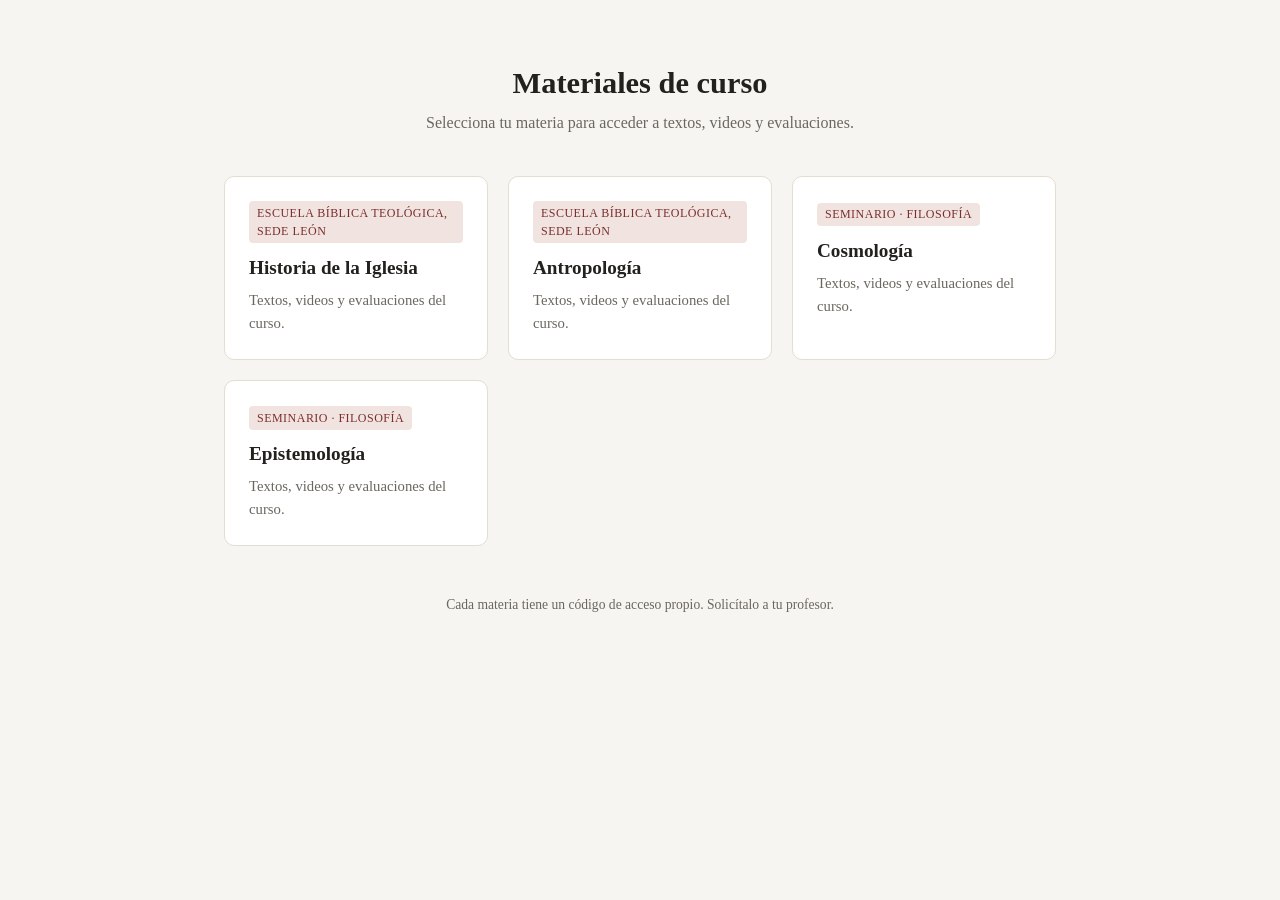
<file: index.html>
<!doctype html>
<html lang="es">
<head>
<meta charset="utf-8" />
<meta name="viewport" content="width=device-width, initial-scale=1" />
<title>Materiales de curso</title>
<link rel="stylesheet" href="assets/style.css" />
</head>
<body>
  <div class="wrap">
    <header class="site">
      <h1>Materiales de curso</h1>
      <p>Selecciona tu materia para acceder a textos, videos y evaluaciones.</p>
    </header>

    <div class="materias-grid">
      <a class="materia-card" href="historia-iglesia/">
        <span class="etiqueta">Escuela Bíblica Teológica, Sede León</span>
        <h2>Historia de la Iglesia</h2>
        <p>Textos, videos y evaluaciones del curso.</p>
      </a>

      <a class="materia-card" href="antropologia/">
        <span class="etiqueta">Escuela Bíblica Teológica, Sede León</span>
        <h2>Antropología</h2>
        <p>Textos, videos y evaluaciones del curso.</p>
      </a>

      <a class="materia-card" href="cosmologia/">
        <span class="etiqueta">Seminario · Filosofía</span>
        <h2>Cosmología</h2>
        <p>Textos, videos y evaluaciones del curso.</p>
      </a>

      <a class="materia-card" href="epistemologia/">
        <span class="etiqueta">Seminario · Filosofía</span>
        <h2>Epistemología</h2>
        <p>Textos, videos y evaluaciones del curso.</p>
      </a>
    </div>

    <footer class="site">
      <p>Cada materia tiene un código de acceso propio. Solicítalo a tu profesor.</p>
    </footer>
  </div>
</body>
</html>
</file>
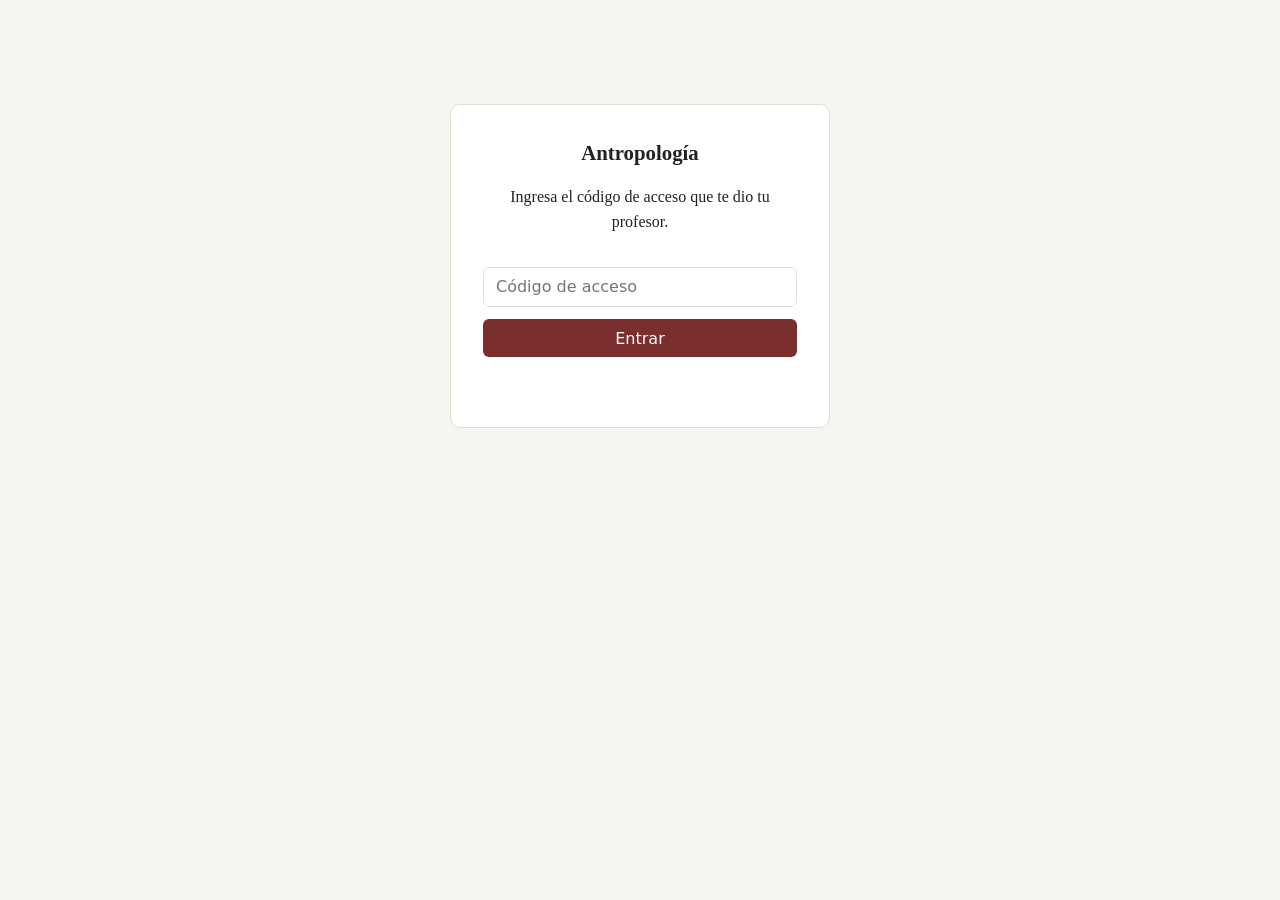
<file: antropologia/index.html>
<!doctype html>
<html lang="es">
<head>
<meta charset="utf-8" />
<meta name="viewport" content="width=device-width, initial-scale=1" />
<title>Antropología</title>
<link rel="stylesheet" href="../assets/style.css" />
</head>
<body>
  <div class="wrap">

    <div id="gate" data-materia="antropologia" data-hash="4aa998dbdc2795f05f610c86b25766ae88948c1b584952e0785982c107e81ae4">
      <h1>Antropología</h1>
      <p>Ingresa el código de acceso que te dio tu profesor.</p>
      <form id="gate-form">
        <input type="password" id="gate-password" placeholder="Código de acceso" autocomplete="off" required />
        <button type="submit">Entrar</button>
      </form>
      <p class="error" id="gate-error"></p>
    </div>

    <div id="contenido" class="oculto">
      <a class="volver" href="../">&larr; Volver al inicio</a>

      <div class="materia-header">
        <h1>Antropología</h1>
        <p class="subtitulo">Diócesis de León, Nicaragua. Escuela Bíblica Teológica, Sede León</p>
      </div>

      <section class="bloque">
        <h2>Syllabus</h2>
        <ul>
          <li><a href="materiales/syllabus-antropologia-teologica-ii.pdf">Syllabus — Antropología Teológica II</a> <a class="descarga" href="materiales/syllabus-antropologia-teologica-ii.pdf" download>↓ PDF</a></li>
        </ul>
        <p><em>Nota de numeración: en el syllabus oficial las «Actitudes fundamentales de la existencia cristiana» figuran como Unidad III. En este sitio son la <strong>Unidad IV</strong>, porque la <strong>Unidad III</strong> es ahora «Ordenar la vida con San Ignacio» (material fuera del syllabus).</em></p>
      </section>

      <section class="bloque">
        <h2>Libros de texto</h2>
        <p>Los libros con derechos de autor no se alojan aquí; se abren desde Google Drive.</p>
        <ul>
          <li><a href="https://drive.google.com/file/d/1XHoC5-fC6Ah36EOOeHmT2ITTtJDJK0X5/view?usp=sharing" target="_blank" rel="noopener">Curso de Teología Dogmática V</a> — J. Auer y J. Ratzinger (Herder, 1982) <a class="descarga" href="https://drive.google.com/uc?export=download&id=1XHoC5-fC6Ah36EOOeHmT2ITTtJDJK0X5" target="_blank" rel="noopener">↓ PDF</a></li>
        </ul>
      </section>

      <section class="bloque">
        <h2>Unidad I — La Gracia</h2>
        <ul>
          <li><a href="materiales/unidad-1-guia-de-estudio.pdf">Guía de Estudio — Unidad I</a> <a class="descarga" href="materiales/unidad-1-guia-de-estudio.pdf" download>↓ PDF</a></li>
        </ul>
      </section>

      <section class="bloque">
        <h2>Unidad II — Cuestiones actuales</h2>
        <ul>
          <li><a href="materiales/unidad-2-guia-de-estudio.pdf">Guía de Estudio — Unidad II</a> <a class="descarga" href="materiales/unidad-2-guia-de-estudio.pdf" download>↓ PDF</a></li>
        </ul>
      </section>

      <section class="bloque">
        <h2>Complemento — Gracia, virtudes y libre albedrío</h2>
        <ul>
          <li><a href="materiales/complemento-guia-de-estudio.pdf">Guía de Estudio — Material complementario (fuera del syllabus)</a> <a class="descarga" href="materiales/complemento-guia-de-estudio.pdf" download>↓ PDF</a></li>
          <li><a href="materiales/complemento-gracia-y-practica-de-las-virtudes-guia-de-estudio.pdf">Guía de Estudio — La Gracia y la Práctica de las Virtudes (versión breve, 14 páginas)</a> <a class="descarga" href="materiales/complemento-gracia-y-practica-de-las-virtudes-guia-de-estudio.pdf" download>↓ PDF</a></li>
        </ul>
      </section>

      <section class="bloque">
        <h2>Unidad III — Ordenar la vida con San Ignacio</h2>
        <ul>
          <li><a href="materiales/Unidad_III_Guia_Estudio.pdf">Guía de Estudio — Unidad III: Ordenar la vida con San Ignacio y excelencia cristiana en la vida ordinaria (fuera del syllabus)</a> <a class="descarga" href="materiales/Unidad_III_Guia_Estudio.pdf" download>↓ PDF</a></li>
          <li><a href="materiales/Unidad_III_Guia_de_Trabajo_Sesion.pdf">Guía de la sesión — Cuaderno de trabajo de la Unidad III: «Entre la gracia y mi herida, mi libertad» (imprímelo y llévalo a clase, 4 páginas)</a> <a class="descarga" href="materiales/Unidad_III_Guia_de_Trabajo_Sesion.pdf" download>↓ PDF</a></li>
          <li><a href="materiales/Unidad_III_Guia_de_Trabajo_Sesion_Formulario.pdf">Guía de la sesión — Versión para llenar en el celular (formulario PDF; ábrelo con Adobe Acrobat Reader)</a> <a class="descarga" href="materiales/Unidad_III_Guia_de_Trabajo_Sesion_Formulario.pdf" download>↓ PDF</a></li>
          <li><a href="https://www.cristianismeijusticia.net/es/publicaciones?collection=Eides" target="_blank" rel="noopener">Para profundizar en los Ejercicios de San Ignacio — Colección EIDES (Cristianisme i Justícia), cuadernos descargables en PDF</a></li>
        </ul>
      </section>

      <section class="bloque">
        <h2>Unidad IV — Actitudes fundamentales de la existencia cristiana</h2>
        <ul>
          <li><a href="materiales/unidad-4-guia-de-estudio.pdf">Guía de Estudio — Unidad IV</a> <a class="descarga" href="materiales/unidad-4-guia-de-estudio.pdf" download>↓ PDF</a></li>
        </ul>
      </section>

      <section class="bloque">
        <h2>Videos</h2>
        <div class="video-grid">
          <a class="video-card" href="https://www.youtube.com/watch?v=yVgzgXNBDpo" target="_blank" rel="noopener">
            <span class="num">1</span>
            <img src="https://img.youtube.com/vi/yVgzgXNBDpo/hqdefault.jpg" alt="La transformación interior que realiza la gracia" loading="lazy" />
            <span class="titulo">La transformación interior que realiza la gracia</span>
          </a>
          <a class="video-card" href="https://www.youtube.com/watch?v=Kc7uEj3rx_Y" target="_blank" rel="noopener">
            <span class="num">2</span>
            <img src="https://img.youtube.com/vi/Kc7uEj3rx_Y/hqdefault.jpg" alt="¿Qué es el hombre? Teología de la gracia" loading="lazy" />
            <span class="titulo">¿Qué es el hombre? Teología de la gracia — Juan Luis Lorda</span>
          </a>
        </div>

        <h3>¿Qué es la concupiscencia? — @misapuntessobredios (TikTok)</h3>
        <div class="video-embed" style="display:flex;justify-content:center;">
          <blockquote class="tiktok-embed" cite="https://www.tiktok.com/@misapuntessobredios/video/7686425497424727318" data-video-id="7686425497424727318" style="max-width: 605px;min-width: 325px;" > <section> <a target="_blank" title="@misapuntessobredios" href="https://www.tiktok.com/@misapuntessobredios?refer=embed">@misapuntessobredios</a> ¿Por qué muchas veces sabemos qué está bien… y aun así terminamos haciendo lo contrario? La tradición cristiana llama concupiscencia a esa inclinación desordenada que permanece en nosotros y nos empuja hacia el pecado. No significa que seamos malos por naturaleza, sino que nuestra voluntad está herida y necesita de la gracia de Dios. En este video te explico qué es la concupiscencia, de dónde viene y cómo podemos luchar contra ella. <a title="concupiscencia" target="_blank" href="https://www.tiktok.com/tag/concupiscencia?refer=embed">#Concupiscencia</a> <a title="fecatólica" target="_blank" href="https://www.tiktok.com/tag/fecat%C3%B3lica?refer=embed">#FeCatólica</a> <a title="catolicismo" target="_blank" href="https://www.tiktok.com/tag/catolicismo?refer=embed">#Catolicismo</a> <a title="pecado" target="_blank" href="https://www.tiktok.com/tag/pecado?refer=embed">#Pecado</a> <a title="graciadedios" target="_blank" href="https://www.tiktok.com/tag/graciadedios?refer=embed">#GraciaDeDios</a> <a target="_blank" title="♬ original sound - Mis Apuntes sobre Dios" href="https://www.tiktok.com/music/original-sound-7686425541540449046?refer=embed">♬ original sound - Mis Apuntes sobre Dios</a> </section> </blockquote>
          <script async src="https://www.tiktok.com/embed.js"></script>
        </div>
      </section>

      <section class="bloque">
        <h2>Evaluaciones</h2>
        <ul>
          <li><a href="ENLACE_GOOGLE_FORM_1" target="_blank" rel="noopener">Cuestionario / examen 1</a></li>
        </ul>
      </section>
    </div>

  </div>
  <script src="../assets/gate.js"></script>
</body>
</html>
</file>
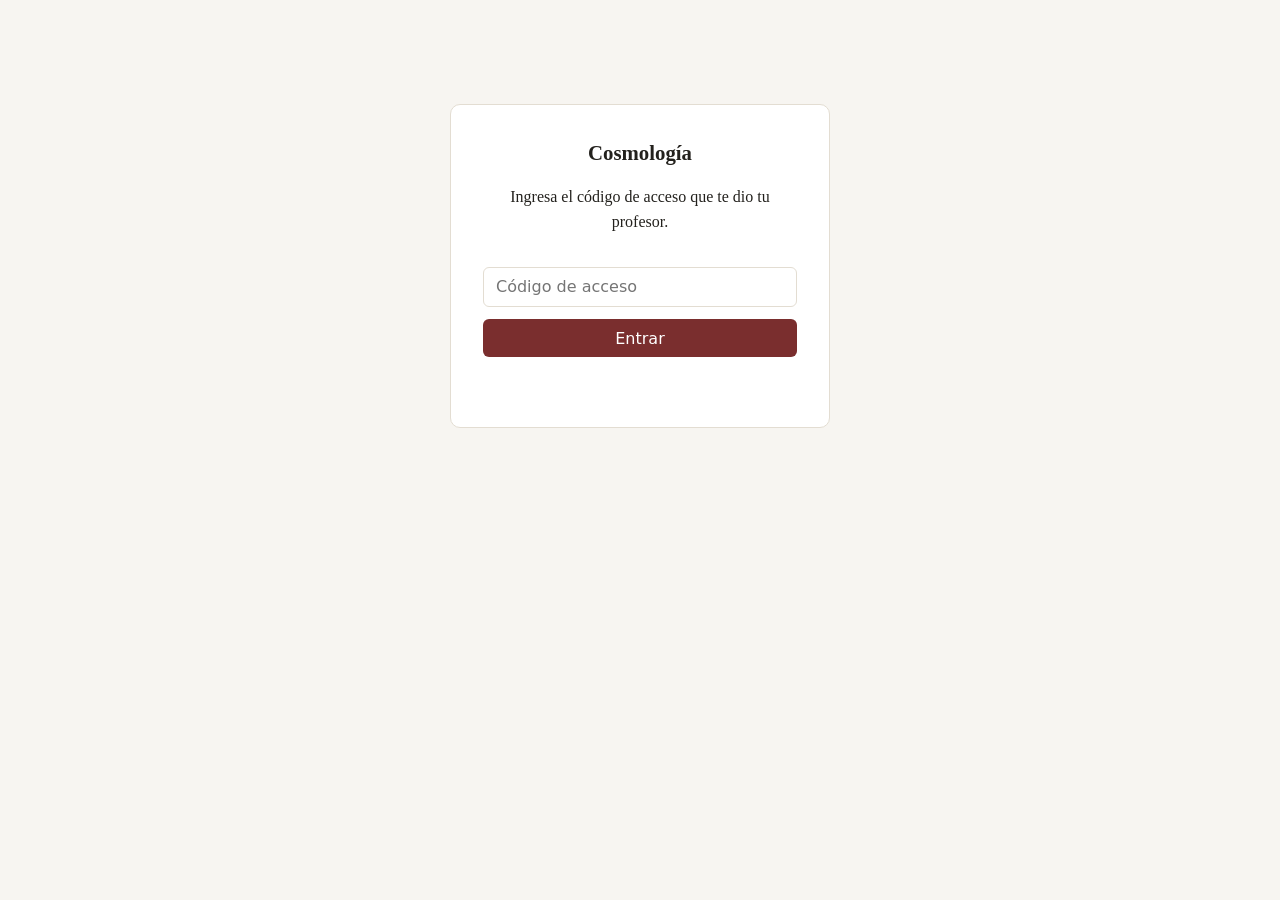
<file: cosmologia/index.html>
<!doctype html>
<html lang="es">
<head>
<meta charset="utf-8" />
<meta name="viewport" content="width=device-width, initial-scale=1" />
<title>Cosmología</title>
<link rel="stylesheet" href="../assets/style.css" />
</head>
<body>
  <div class="wrap">

    <div id="gate" data-materia="cosmologia" data-hash="667fb66698a07f46cf7af8042ffdc5f289bf4cad1abebd87e977f87160101db7">
      <h1>Cosmología</h1>
      <p>Ingresa el código de acceso que te dio tu profesor.</p>
      <form id="gate-form">
        <input type="password" id="gate-password" placeholder="Código de acceso" autocomplete="off" required />
        <button type="submit">Entrar</button>
      </form>
      <p class="error" id="gate-error"></p>
    </div>

    <div id="contenido" class="oculto">
      <a class="volver" href="../">&larr; Volver al inicio</a>

      <div class="materia-header">
        <h1>Cosmología</h1>
        <p class="subtitulo">Seminario · Filosofía</p>
      </div>

      <section class="bloque">
        <h2>Libros de texto</h2>
        <p>Los libros con derechos de autor no se alojan aquí. Accede a la carpeta compartida de Drive:</p>
        <p><a class="boton" href="ENLACE_DRIVE_COSMOLOGIA" target="_blank" rel="noopener">Abrir carpeta de textos en Drive</a></p>
      </section>

      <section class="bloque">
        <h2>Material propio</h2>
        <ul>
          <li><a href="materiales/">Ver carpeta de guías y resúmenes</a></li>
        </ul>
        <p class="nota">Coloca aquí los PDF de guías, resúmenes y cuestionarios que redactes tú mismo.</p>
      </section>

      <section class="bloque">
        <h2>Videos</h2>
        <div class="video-embed">
          <iframe src="https://www.youtube.com/embed/VIDEO_ID_1" title="Video 1" allowfullscreen></iframe>
        </div>
        <p class="nota">Reemplaza VIDEO_ID_1 por el ID del video de YouTube (lo que sigue a v= en la URL). Agrega más bloques &lt;div class="video-embed"&gt; según necesites.</p>
      </section>

      <section class="bloque">
        <h2>Evaluaciones</h2>
        <ul>
          <li><a href="ENLACE_GOOGLE_FORM_1" target="_blank" rel="noopener">Cuestionario / examen 1</a></li>
        </ul>
      </section>
    </div>

  </div>
  <script src="../assets/gate.js"></script>
</body>
</html>
</file>
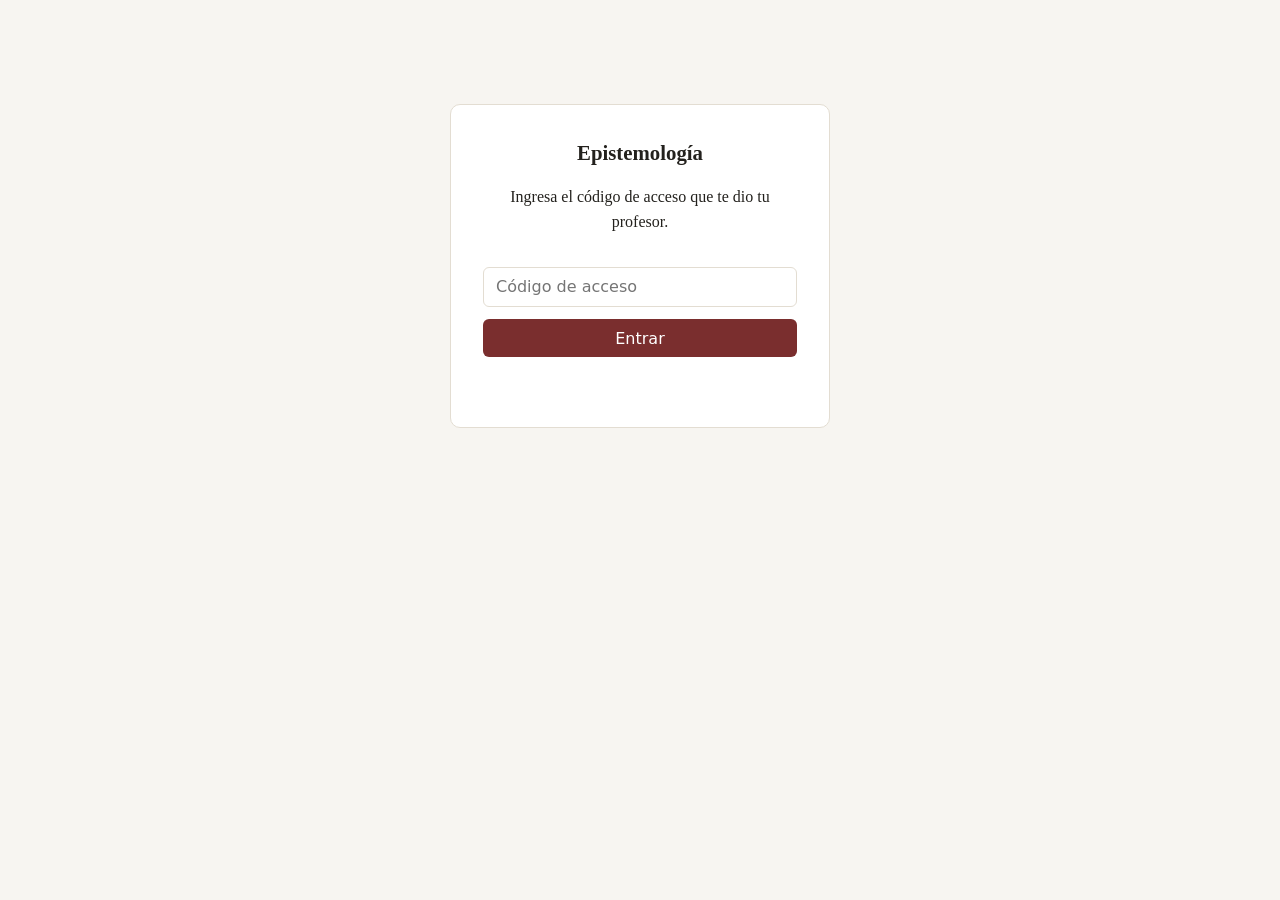
<file: epistemologia/index.html>
<!doctype html>
<html lang="es">
<head>
<meta charset="utf-8" />
<meta name="viewport" content="width=device-width, initial-scale=1" />
<title>Epistemología</title>
<link rel="stylesheet" href="../assets/style.css" />
</head>
<body>
  <div class="wrap">

    <div id="gate" data-materia="epistemologia" data-hash="05aadcda7ec78c255ffff6b2d73a5ff6a1fbd5bb1a7621d829d28d37db5e232e">
      <h1>Epistemología</h1>
      <p>Ingresa el código de acceso que te dio tu profesor.</p>
      <form id="gate-form">
        <input type="password" id="gate-password" placeholder="Código de acceso" autocomplete="off" required />
        <button type="submit">Entrar</button>
      </form>
      <p class="error" id="gate-error"></p>
    </div>

    <div id="contenido" class="oculto">
      <a class="volver" href="../">&larr; Volver al inicio</a>

      <div class="materia-header">
        <h1>Epistemología</h1>
        <p class="subtitulo">Seminario · Filosofía</p>
      </div>

      <section class="bloque">
        <h2>Libros de texto</h2>
        <p>Los libros con derechos de autor no se alojan aquí. Accede a la carpeta compartida de Drive:</p>
        <p><a class="boton" href="ENLACE_DRIVE_EPISTEMOLOGIA" target="_blank" rel="noopener">Abrir carpeta de textos en Drive</a></p>
      </section>

      <section class="bloque">
        <h2>Material propio</h2>
        <ul>
          <li><a href="materiales/">Ver carpeta de guías y resúmenes</a></li>
        </ul>
        <p class="nota">Coloca aquí los PDF de guías, resúmenes y cuestionarios que redactes tú mismo.</p>
      </section>

      <section class="bloque">
        <h2>Videos</h2>
        <div class="video-embed">
          <iframe src="https://www.youtube.com/embed/VIDEO_ID_1" title="Video 1" allowfullscreen></iframe>
        </div>
        <p class="nota">Reemplaza VIDEO_ID_1 por el ID del video de YouTube (lo que sigue a v= en la URL). Agrega más bloques &lt;div class="video-embed"&gt; según necesites.</p>
      </section>

      <section class="bloque">
        <h2>Evaluaciones</h2>
        <ul>
          <li><a href="ENLACE_GOOGLE_FORM_1" target="_blank" rel="noopener">Cuestionario / examen 1</a></li>
        </ul>
      </section>
    </div>

  </div>
  <script src="../assets/gate.js"></script>
</body>
</html>
</file>
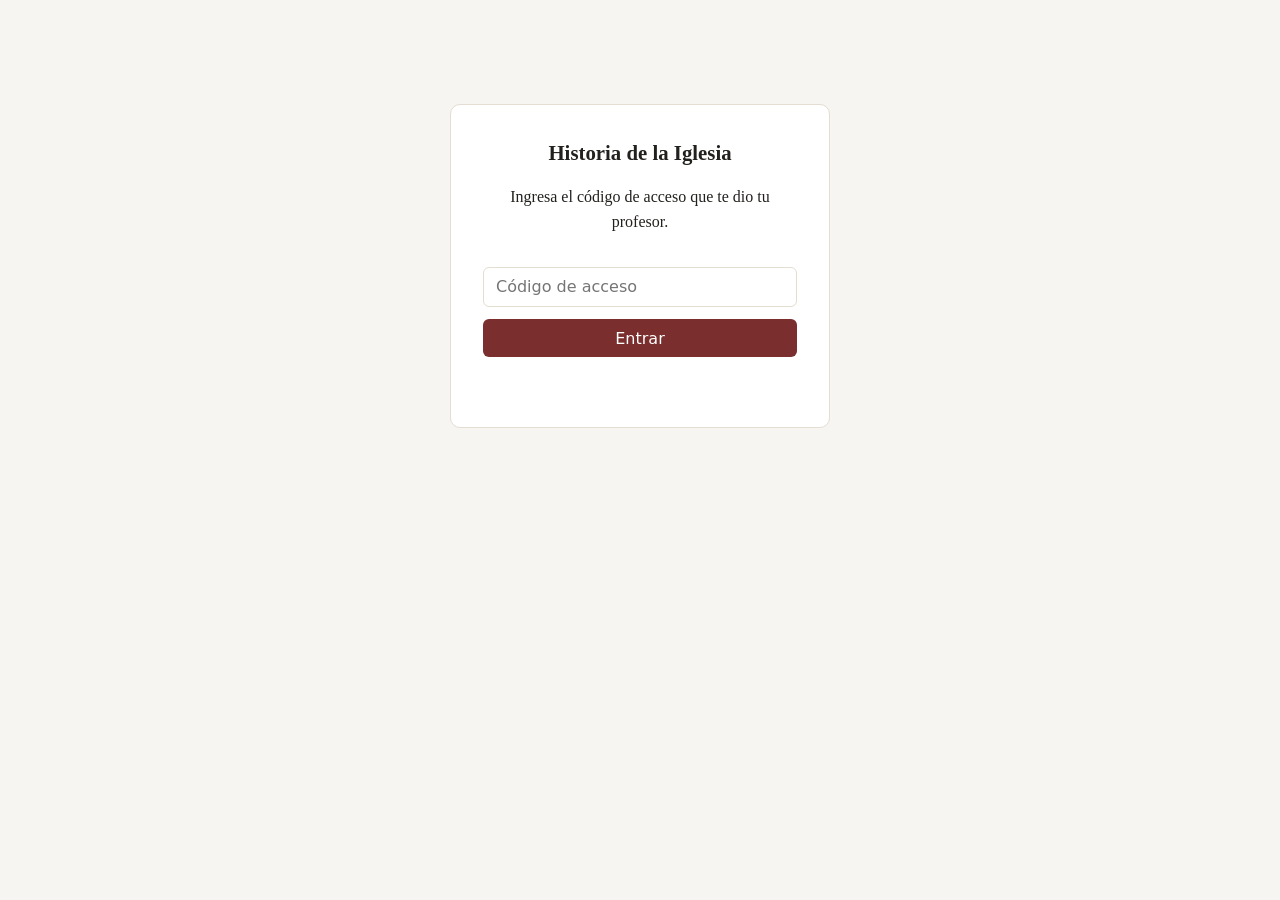
<file: historia-iglesia/index.html>
<!doctype html>
<html lang="es">
<head>
<meta charset="utf-8" />
<meta name="viewport" content="width=device-width, initial-scale=1" />
<title>Historia de la Iglesia</title>
<link rel="stylesheet" href="../assets/style.css" />
</head>
<body>
  <div class="wrap">

    <div id="gate" data-materia="historia-iglesia" data-hash="60aad30733880a753e20f2cc9ff4666eaa06fccd1450927ec65ba0a072b5b158">
      <h1>Historia de la Iglesia</h1>
      <p>Ingresa el código de acceso que te dio tu profesor.</p>
      <form id="gate-form">
        <input type="password" id="gate-password" placeholder="Código de acceso" autocomplete="off" required />
        <button type="submit">Entrar</button>
      </form>
      <p class="error" id="gate-error"></p>
    </div>

    <div id="contenido" class="oculto">
      <a class="volver" href="../">&larr; Volver al inicio</a>

      <div class="materia-header">
        <h1>Historia de la Iglesia</h1>
        <p class="subtitulo">Diócesis de León, Nicaragua. Escuela Bíblica Teológica, Sede León</p>
      </div>

      <section class="bloque">
        <h2>Cuaderno NotebookLM</h2>
        <p class="nota">Cuaderno de apoyo con fuentes de toda la materia. Requiere tener una cuenta de Google (Gmail) con sesión iniciada para abrirlo.</p>
        <ul>
          <li><a href="https://notebook.google.com/notebook/6bdc370b-a1f8-4d49-8bcf-7bc16f745505" target="_blank" rel="noopener">Abrir cuaderno de Historia de la Iglesia</a></li>
        </ul>
      </section>

      <section class="bloque">
        <h2>Libros de texto</h2>
        <p>Los libros con derechos de autor no se alojan aquí; se abren desde Google Drive.</p>
        <p class="nota">Colección Sapientia Fidei, editorial BAC.</p>
        <ul>
          <li><a href="https://drive.google.com/file/d/1Sc-JXy0ZMZ4hUOikF8Oc73_Eip_UTK65/view?usp=sharing" target="_blank" rel="noopener">Historia de la Iglesia I: Antigua</a> — Jesús Álvarez Gómez <a class="descarga" href="https://drive.google.com/uc?export=download&id=1Sc-JXy0ZMZ4hUOikF8Oc73_Eip_UTK65" target="_blank" rel="noopener">↓ PDF</a></li>
          <li><a href="https://drive.google.com/file/d/1R7KAPnlYh3zBWqOxrkitNqRLTpPP9k4u/view?usp=sharing" target="_blank" rel="noopener">Historia de la Iglesia II: Medieval</a> — José Sánchez Herrero <a class="descarga" href="https://drive.google.com/uc?export=download&id=1R7KAPnlYh3zBWqOxrkitNqRLTpPP9k4u" target="_blank" rel="noopener">↓ PDF</a></li>
          <li><a href="https://drive.google.com/file/d/1wZmA3H5ujQ2uBqJRY-aMKcBW6or6pV-D/view?usp=sharing" target="_blank" rel="noopener">Historia de la Iglesia III: Moderna</a> — José García Oro <a class="descarga" href="https://drive.google.com/uc?export=download&id=1wZmA3H5ujQ2uBqJRY-aMKcBW6or6pV-D" target="_blank" rel="noopener">↓ PDF</a></li>
          <li><a href="https://drive.google.com/file/d/1V92mYbAr5OpTgxhRIbCdVPFRwoEfYOVs/view?usp=sharing" target="_blank" rel="noopener">Historia de la Iglesia IV: Época Contemporánea</a> — Juan María Laboa <a class="descarga" href="https://drive.google.com/uc?export=download&id=1V92mYbAr5OpTgxhRIbCdVPFRwoEfYOVs" target="_blank" rel="noopener">↓ PDF</a></li>
          <li><a href="materiales/historia-eclesiastica-de-nicaragua-1981.pdf">Historia Eclesiástica de Nicaragua</a> (1981) <span class="nota">— dominio público</span> <a class="descarga" href="materiales/historia-eclesiastica-de-nicaragua-1981.pdf" download>↓ PDF</a></li>
        </ul>
      </section>

      <section class="bloque">
        <h2>Temas Historia de la Iglesia Medieval</h2>
        <ul>
          <li><a href="materiales/iglesia-catolica-medieval-cimientos-y-cultura.pdf">I. Iglesia Católica Medieval: Cimientos y Cultura</a> <a class="descarga" href="materiales/iglesia-catolica-medieval-cimientos-y-cultura.pdf" download>↓ PDF</a></li>
          <li><a href="materiales/iglesia-medieval-poder-dogma-y-cultura.pdf">II. Iglesia Medieval: Poder, Dogma y Cultura</a> <a class="descarga" href="materiales/iglesia-medieval-poder-dogma-y-cultura.pdf" download>↓ PDF</a></li>
          <li><a href="materiales/cronica-del-cambio-crisis-medieval-reforma.pdf">III. Crónica del Cambio: De la Crisis Medieval al Estallido de la Reforma</a> <a class="descarga" href="materiales/cronica-del-cambio-crisis-medieval-reforma.pdf" download>↓ PDF</a></li>
        </ul>
      </section>

      <section class="bloque">
        <h2>Historia de la Iglesia Moderna</h2>
        <ul>
          <li><a href="materiales/sesion-1-unidades-i-ii-guia-estudio.pdf">Sesión 1 — Unidades I-II: Guía de Estudio</a> <a class="descarga" href="materiales/sesion-1-unidades-i-ii-guia-estudio.pdf" download>↓ PDF</a></li>
          <li><a href="materiales/sesion-2-unidades-iii-iv-guia-estudio.pdf">Sesión 2 — Unidades III-IV: Guía de Estudio</a> <a class="descarga" href="materiales/sesion-2-unidades-iii-iv-guia-estudio.pdf" download>↓ PDF</a></li>
          <li><a href="materiales/sesion-3-unidades-v-vi-guia-estudio.pdf">Sesión 3 — Unidades V-VI: Guía de Estudio</a> <a class="descarga" href="materiales/sesion-3-unidades-v-vi-guia-estudio.pdf" download>↓ PDF</a></li>
          <li><a href="materiales/sesion-4-unidades-vii-viii-guia-estudio.pdf">Sesión 4 — Unidades VII-VIII: Guía de Estudio</a> <a class="descarga" href="materiales/sesion-4-unidades-vii-viii-guia-estudio.pdf" download>↓ PDF</a></li>
        </ul>
      </section>

      <section class="bloque">
        <h2>Presentaciones</h2>
        <p class="nota">Archivos .pptx — se abren con PowerPoint, Google Slides o LibreOffice Impress.</p>
        <ul>
          <li><a href="materiales/presentaciones/antigua-de-la-piedra-a-la-luz.pptx" download>Edad Antigua — De la Piedra a la Luz</a></li>
          <li><a href="materiales/presentaciones/medieval-la-construccion-de-la-cristiandad.pptx" download>Edad Medieval — La Construcción de la Cristiandad</a></li>
          <li><a href="materiales/presentaciones/moderna-la-iglesia-en-la-edad-moderna.pptx" download>Edad Moderna — La Iglesia en la Edad Moderna</a></li>
          <li><a href="materiales/presentaciones/contemporanea-de-la-fortaleza-a-la-ventana-abierta.pptx" download>Edad Contemporánea — De la Fortaleza a la Ventana Abierta</a></li>
          <li><a href="materiales/presentaciones/la-cruz-en-tierra-nicaraguense.pptx" download>La Cruz en Tierra Nicaragüense</a></li>
        </ul>
      </section>

      <section class="bloque">
        <h2>Videos</h2>
        <p class="nota">Curso de Historia de la Iglesia por el P. Gerardo Aste, SJ.</p>

        <h3>Historia de la Iglesia I</h3>
        <div class="video-grid">
          <a class="video-card" href="https://www.youtube.com/watch?v=k2QrRwSireA" target="_blank" rel="noopener">
            <span class="num">1</span>
            <img src="https://img.youtube.com/vi/k2QrRwSireA/hqdefault.jpg" alt="Sesión 1" loading="lazy" />
            <span class="titulo">Sesión 1</span>
          </a>
          <a class="video-card" href="https://www.youtube.com/watch?v=dvfdXteUrkA" target="_blank" rel="noopener">
            <span class="num">2</span>
            <img src="https://img.youtube.com/vi/dvfdXteUrkA/hqdefault.jpg" alt="Sesión 2" loading="lazy" />
            <span class="titulo">Sesión 2</span>
          </a>
          <a class="video-card" href="https://www.youtube.com/watch?v=U5ZwKPFLOic" target="_blank" rel="noopener">
            <span class="num">3</span>
            <img src="https://img.youtube.com/vi/U5ZwKPFLOic/hqdefault.jpg" alt="Sesión 3" loading="lazy" />
            <span class="titulo">Sesión 3</span>
          </a>
          <a class="video-card" href="https://www.youtube.com/watch?v=p8wHraovZV4" target="_blank" rel="noopener">
            <span class="num">4</span>
            <img src="https://img.youtube.com/vi/p8wHraovZV4/hqdefault.jpg" alt="Sesión 4" loading="lazy" />
            <span class="titulo">Sesión 4</span>
          </a>
          <a class="video-card" href="https://www.youtube.com/watch?v=BCMF_9-6hwU" target="_blank" rel="noopener">
            <span class="num">5</span>
            <img src="https://img.youtube.com/vi/BCMF_9-6hwU/hqdefault.jpg" alt="Sesión 5" loading="lazy" />
            <span class="titulo">Sesión 5</span>
          </a>
        </div>

        <h3>Historia de la Iglesia II</h3>
        <div class="video-grid">
          <a class="video-card" href="https://www.youtube.com/watch?v=WlnfS0qWhpM" target="_blank" rel="noopener">
            <span class="num">1</span>
            <img src="https://img.youtube.com/vi/WlnfS0qWhpM/hqdefault.jpg" alt="Sesión 1" loading="lazy" />
            <span class="titulo">Sesión 1</span>
          </a>
          <a class="video-card" href="https://www.youtube.com/watch?v=hrlJ05rt1B0" target="_blank" rel="noopener">
            <span class="num">2</span>
            <img src="https://img.youtube.com/vi/hrlJ05rt1B0/hqdefault.jpg" alt="Sesión 2" loading="lazy" />
            <span class="titulo">Sesión 2</span>
          </a>
          <a class="video-card" href="https://www.youtube.com/watch?v=t4K_dvFZMhE" target="_blank" rel="noopener">
            <span class="num">3</span>
            <img src="https://img.youtube.com/vi/t4K_dvFZMhE/hqdefault.jpg" alt="Sesión 3" loading="lazy" />
            <span class="titulo">Sesión 3</span>
          </a>
          <a class="video-card" href="https://www.youtube.com/watch?v=Gz6Ky7Cbn2U" target="_blank" rel="noopener">
            <span class="num">4</span>
            <img src="https://img.youtube.com/vi/Gz6Ky7Cbn2U/hqdefault.jpg" alt="Sesión 4" loading="lazy" />
            <span class="titulo">Sesión 4</span>
          </a>
          <a class="video-card" href="https://www.youtube.com/watch?v=LKsL59oO2y0" target="_blank" rel="noopener">
            <span class="num">5</span>
            <img src="https://img.youtube.com/vi/LKsL59oO2y0/hqdefault.jpg" alt="Sesión 5" loading="lazy" />
            <span class="titulo">Sesión 5</span>
          </a>
          <a class="video-card" href="https://www.youtube.com/watch?v=z-_FdKYpLEI" target="_blank" rel="noopener">
            <span class="num">6</span>
            <img src="https://img.youtube.com/vi/z-_FdKYpLEI/hqdefault.jpg" alt="Sesión 6 (Apéndice)" loading="lazy" />
            <span class="titulo">Sesión 6 (Apéndice)</span>
          </a>
        </div>
      </section>

      <section class="bloque">
        <h2>Evaluaciones</h2>
        <ul>
          <li><a href="https://forms.gle/BEaCuCHkLgtPLBxT9" target="_blank" rel="noopener">Cuestionario I: La Iglesia en la Edad Media</a></li>
          <li><a href="https://forms.gle/yt2eBQrzPRYrJG1Q7" target="_blank" rel="noopener">Cuestionario II: La Iglesia en la Edad Media</a></li>
        </ul>
      </section>
    </div>

  </div>
  <script src="../assets/gate.js"></script>
  <script src="../assets/programado.js"></script>
</body>
</html>
</file>
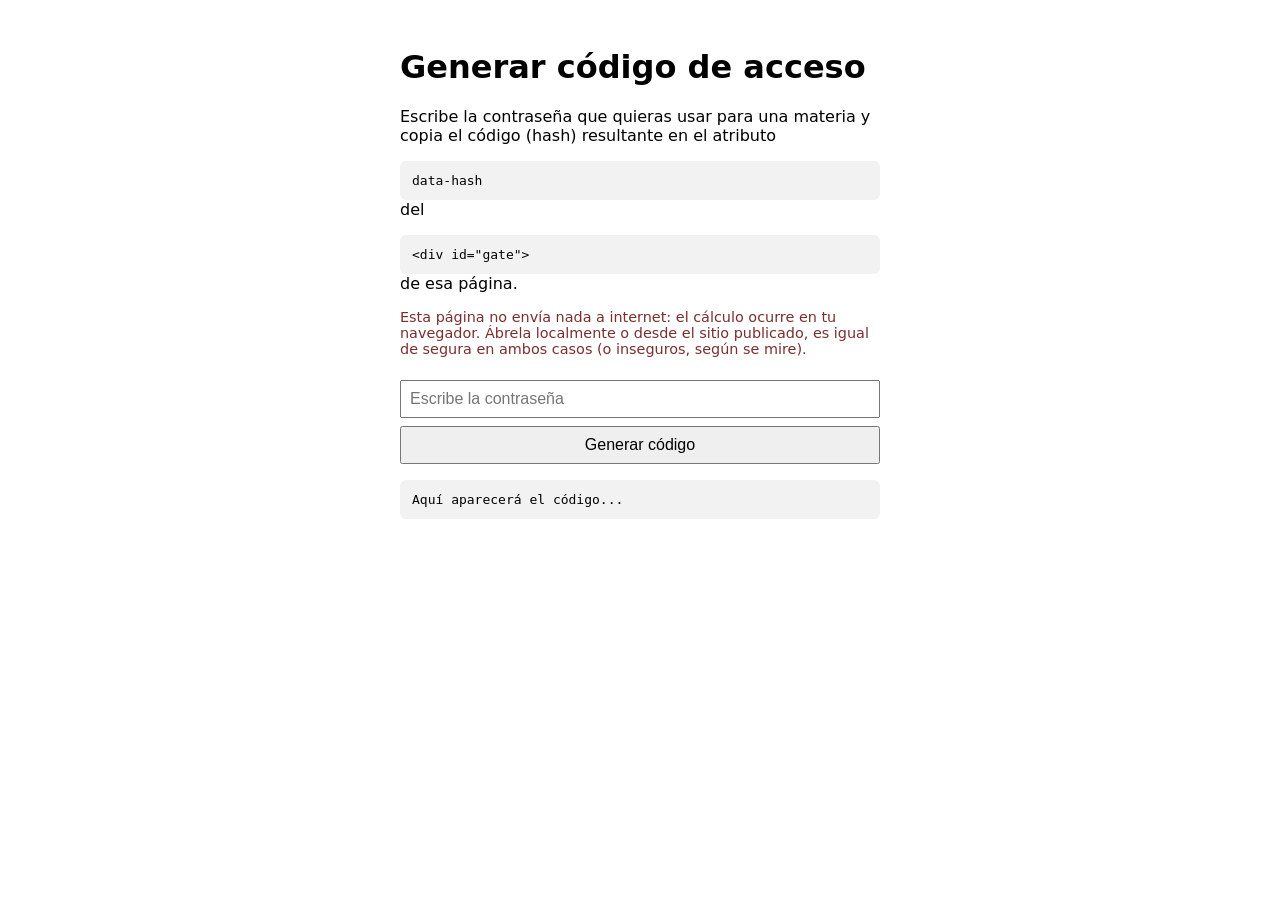
<file: admin/generar-hash.html>
<!doctype html>
<html lang="es">
<head>
<meta charset="utf-8" />
<title>Generar código de acceso</title>
<style>
  body { font-family: system-ui, sans-serif; max-width: 480px; margin: 3rem auto; padding: 0 1rem; }
  input, button { font-size: 1rem; padding: 0.5rem; width: 100%; margin-top: 0.5rem; box-sizing: border-box; }
  button { cursor: pointer; }
  code { display: block; background: #f2f2f2; padding: 0.75rem; margin-top: 1rem; word-break: break-all; border-radius: 6px; }
  p.aviso { color: #7a2e2e; font-size: 0.9rem; }
</style>
</head>
<body>
  <h1>Generar código de acceso</h1>
  <p>Escribe la contraseña que quieras usar para una materia y copia el código (hash) resultante en el atributo <code>data-hash</code> del <code>&lt;div id="gate"&gt;</code> de esa página.</p>
  <p class="aviso">Esta página no envía nada a internet: el cálculo ocurre en tu navegador. Ábrela localmente o desde el sitio publicado, es igual de segura en ambos casos (o inseguros, según se mire).</p>
  <input type="text" id="clave" placeholder="Escribe la contraseña" />
  <button id="generar">Generar código</button>
  <code id="resultado">Aquí aparecerá el código...</code>

  <script>
    async function sha256Hex(texto) {
      const datos = new TextEncoder().encode(texto);
      const hash = await crypto.subtle.digest("SHA-256", datos);
      return Array.from(new Uint8Array(hash))
        .map((b) => b.toString(16).padStart(2, "0"))
        .join("");
    }
    document.getElementById("generar").addEventListener("click", async () => {
      const clave = document.getElementById("clave").value.trim();
      if (!clave) return;
      document.getElementById("resultado").textContent = await sha256Hex(clave);
    });
  </script>
</body>
</html>
</file>
<file: assets/style.css>
:root {
  --bg: #f7f5f1;
  --ink: #23211d;
  --muted: #6b675f;
  --accent: #7a2e2e;
  --accent-soft: #f1e4e0;
  --card: #ffffff;
  --border: #e3ddd2;
  --radius: 10px;
  font-size: 16px;
}

* { box-sizing: border-box; }

body {
  margin: 0;
  font-family: "Georgia", "Times New Roman", serif;
  background: var(--bg);
  color: var(--ink);
  line-height: 1.55;
}

.wrap {
  max-width: 880px;
  margin: 0 auto;
  padding: 2.5rem 1.5rem 4rem;
}

header.site {
  text-align: center;
  margin-bottom: 2.5rem;
}

header.site h1 {
  font-size: 1.9rem;
  margin-bottom: 0.25rem;
}

header.site p {
  color: var(--muted);
  margin-top: 0;
}

a { color: var(--accent); }

.materias-grid {
  display: grid;
  grid-template-columns: repeat(auto-fit, minmax(220px, 1fr));
  gap: 1.25rem;
}

.materia-card {
  display: block;
  background: var(--card);
  border: 1px solid var(--border);
  border-radius: var(--radius);
  padding: 1.5rem;
  text-decoration: none;
  color: var(--ink);
  transition: box-shadow 0.15s ease, transform 0.15s ease;
}

.materia-card:hover {
  box-shadow: 0 6px 18px rgba(0,0,0,0.08);
  transform: translateY(-2px);
}

.materia-card .etiqueta {
  display: inline-block;
  font-size: 0.75rem;
  text-transform: uppercase;
  letter-spacing: 0.04em;
  color: var(--accent);
  background: var(--accent-soft);
  padding: 0.15rem 0.5rem;
  border-radius: 4px;
  margin-bottom: 0.6rem;
}

.materia-card h2 {
  margin: 0 0 0.4rem;
  font-size: 1.2rem;
}

.materia-card p {
  margin: 0;
  color: var(--muted);
  font-size: 0.92rem;
}

footer.site {
  text-align: center;
  color: var(--muted);
  font-size: 0.85rem;
  margin-top: 3rem;
}

/* --- Página de materia --- */

.volver {
  display: inline-block;
  margin-bottom: 1.5rem;
  font-size: 0.9rem;
  text-decoration: none;
}

.materia-header h1 {
  margin-bottom: 0.2rem;
}

.materia-header .subtitulo {
  color: var(--muted);
  margin-top: 0;
}

section.bloque {
  background: var(--card);
  border: 1px solid var(--border);
  border-radius: var(--radius);
  padding: 1.5rem;
  margin-bottom: 1.5rem;
}

section.bloque h2 {
  margin-top: 0;
  font-size: 1.15rem;
  border-bottom: 1px solid var(--border);
  padding-bottom: 0.5rem;
}

section.bloque ul {
  padding-left: 1.2rem;
}

section.bloque li {
  margin-bottom: 0.5rem;
}

.video-embed {
  position: relative;
  padding-bottom: 56.25%;
  height: 0;
  overflow: hidden;
  border-radius: 6px;
  margin: 0.75rem 0;
}

.video-embed iframe {
  position: absolute;
  top: 0; left: 0;
  width: 100%; height: 100%;
  border: 0;
}

section.bloque h3 {
  margin: 1.25rem 0 0.6rem;
  font-size: 1rem;
  color: var(--accent);
  font-family: system-ui, sans-serif;
  text-transform: uppercase;
  letter-spacing: 0.03em;
}

.video-grid {
  display: grid;
  grid-template-columns: repeat(2, 1fr);
  gap: 0.75rem;
  margin: 0 0 0.5rem;
}

@media (min-width: 480px) {
  .video-grid {
    grid-template-columns: repeat(auto-fill, minmax(150px, 1fr));
  }
}

.video-card {
  position: relative;
  display: block;
  border-radius: 8px;
  overflow: hidden;
  background: #000;
  text-decoration: none;
}

.video-card img {
  display: block;
  width: 100%;
  aspect-ratio: 16 / 9;
  object-fit: cover;
  opacity: 0.88;
  transition: opacity 0.15s ease;
}

.video-card:hover img { opacity: 1; }

.video-card .num {
  position: absolute;
  top: 0.4rem;
  left: 0.4rem;
  background: rgba(0,0,0,0.65);
  color: #fff;
  font-family: system-ui, sans-serif;
  font-size: 0.7rem;
  padding: 0.1rem 0.4rem;
  border-radius: 4px;
}

.video-card .titulo {
  position: absolute;
  left: 0; right: 0; bottom: 0;
  padding: 0.4rem 0.5rem;
  background: linear-gradient(transparent, rgba(0,0,0,0.8));
  color: #fff;
  font-family: system-ui, sans-serif;
  font-size: 0.78rem;
  line-height: 1.25;
}

.boton {
  display: inline-block;
  background: var(--accent);
  color: #fff;
  padding: 0.55rem 1rem;
  border-radius: 6px;
  text-decoration: none;
  font-family: system-ui, sans-serif;
  font-size: 0.9rem;
}

.boton:hover { opacity: 0.9; }

.descarga {
  display: inline-block;
  margin-left: 0.5rem;
  padding: 0.1rem 0.5rem;
  background: var(--accent);
  color: #fff;
  font-family: system-ui, sans-serif;
  font-size: 0.75rem;
  border-radius: 4px;
  text-decoration: none;
  vertical-align: middle;
  white-space: nowrap;
}

.descarga:hover { opacity: 0.9; }

.nota {
  font-size: 0.85rem;
  color: var(--muted);
  font-style: italic;
}

/* --- Candado de acceso --- */

#gate {
  max-width: 380px;
  margin: 4rem auto;
  background: var(--card);
  border: 1px solid var(--border);
  border-radius: var(--radius);
  padding: 2rem;
  text-align: center;
}

#gate h1 {
  font-size: 1.3rem;
  margin-top: 0;
}

#gate input[type="password"] {
  width: 100%;
  padding: 0.6rem 0.75rem;
  font-size: 1rem;
  border: 1px solid var(--border);
  border-radius: 6px;
  margin: 1rem 0 0.75rem;
  font-family: system-ui, sans-serif;
}

#gate button {
  width: 100%;
  padding: 0.6rem 0.75rem;
  font-size: 1rem;
  border: none;
  border-radius: 6px;
  background: var(--accent);
  color: #fff;
  cursor: pointer;
  font-family: system-ui, sans-serif;
}

#gate .error {
  color: var(--accent);
  font-size: 0.85rem;
  min-height: 1.2em;
  margin-top: 0.5rem;
}

#contenido.oculto { display: none; }
</file>
